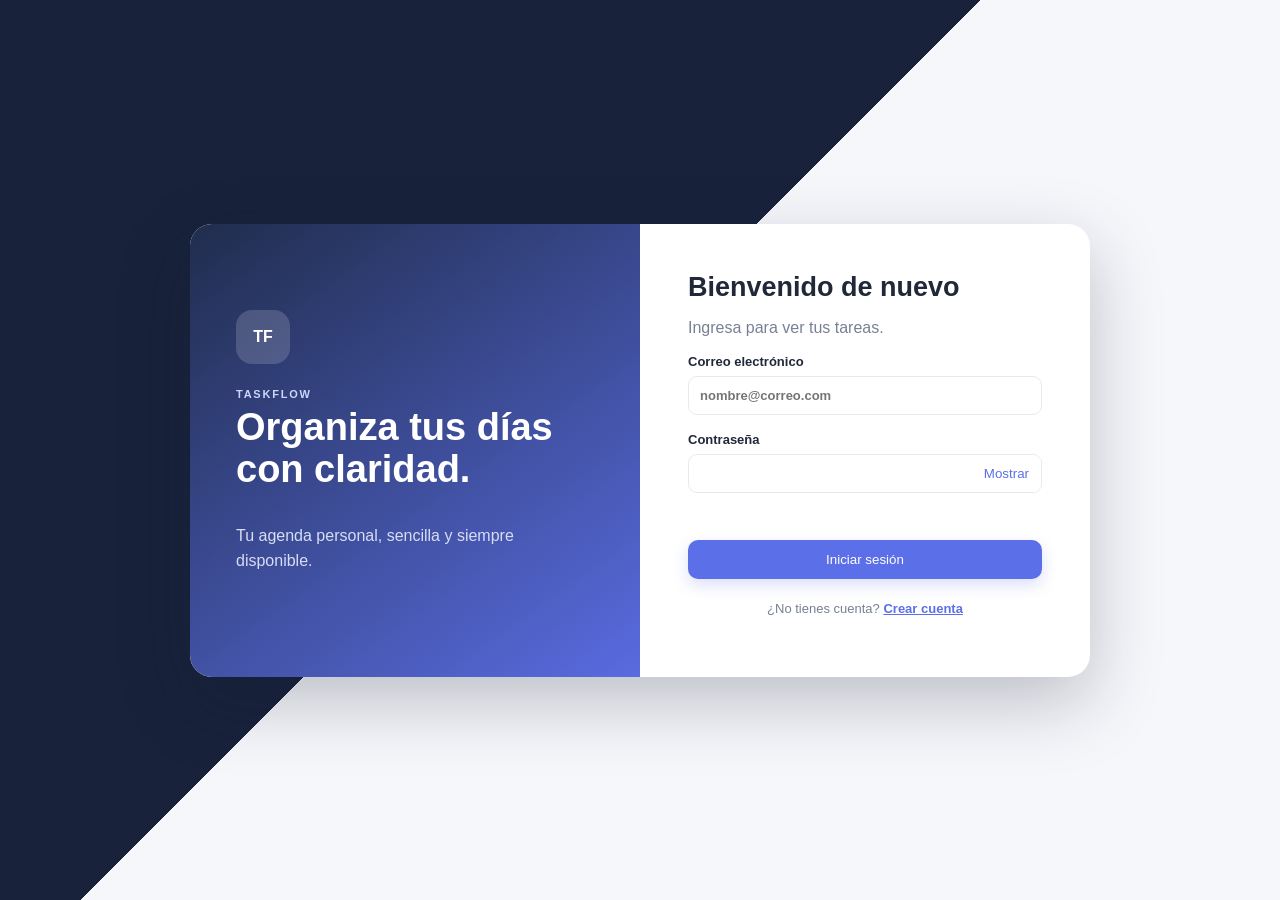
<file: TaskFlow.Api/wwwroot/login.html>
<!doctype html>
<html lang="es">
<head><meta charset="utf-8"><meta name="viewport" content="width=device-width,initial-scale=1"><title>Iniciar sesión · TaskFlow</title><link rel="stylesheet" href="css/site.css"><link rel="stylesheet" href="css/auth.css"></head>
<body class="auth-page" data-mode="login">
  <main class="auth-shell">
    <section class="auth-brand"><div class="brand-mark">TF</div><p class="eyebrow">TASKFLOW</p><h1>Organiza tus días con claridad.</h1><p>Tu agenda personal, sencilla y siempre disponible.</p></section>
    <section class="auth-card"><h2>Bienvenido de nuevo</h2><p class="auth-intro">Ingresa para ver tus tareas.</p>
      <form id="auth-form">
        <label>Correo electrónico<input id="email" type="email" autocomplete="email" required placeholder="nombre@correo.com"></label>
        <label>Contraseña<div class="password-field"><input id="password" type="password" autocomplete="current-password" required><button type="button" id="toggle-password">Mostrar</button></div></label>
        <p id="auth-error" class="form-error" role="alert"></p><button class="primary auth-submit" type="submit">Iniciar sesión</button>
      </form><p class="auth-switch">¿No tienes cuenta? <a href="/register.html">Crear cuenta</a></p>
    </section>
  </main><script src="js/auth.js"></script>
</body>
</html>
</file>
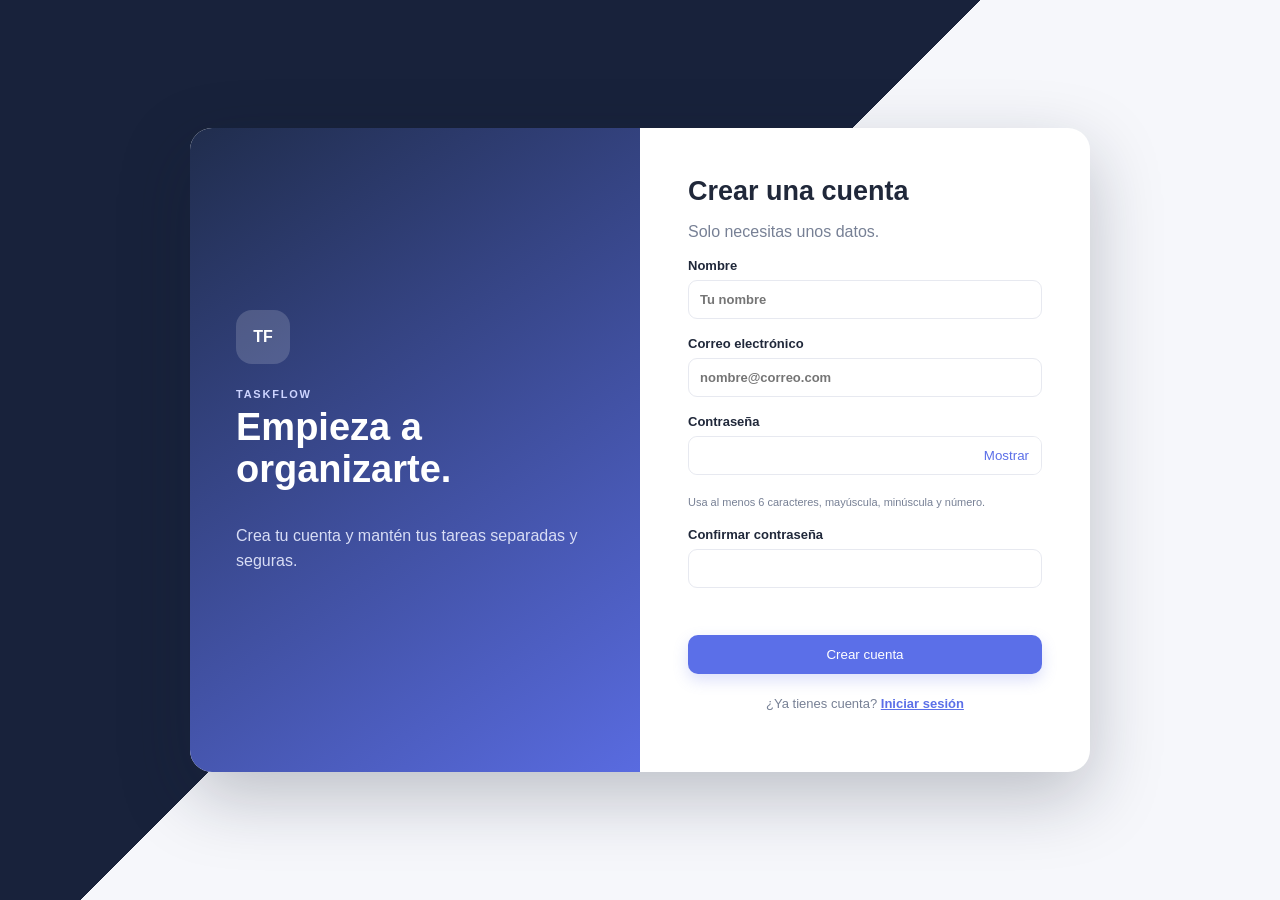
<file: TaskFlow.Api/wwwroot/register.html>
<!doctype html>
<html lang="es">
<head><meta charset="utf-8"><meta name="viewport" content="width=device-width,initial-scale=1"><title>Crear cuenta · TaskFlow</title><link rel="stylesheet" href="css/site.css"><link rel="stylesheet" href="css/auth.css"></head>
<body class="auth-page" data-mode="register">
  <main class="auth-shell">
    <section class="auth-brand"><div class="brand-mark">TF</div><p class="eyebrow">TASKFLOW</p><h1>Empieza a organizarte.</h1><p>Crea tu cuenta y mantén tus tareas separadas y seguras.</p></section>
    <section class="auth-card"><h2>Crear una cuenta</h2><p class="auth-intro">Solo necesitas unos datos.</p>
      <form id="auth-form">
        <label>Nombre<input id="display-name" maxlength="80" required autocomplete="name" placeholder="Tu nombre"></label>
        <label>Correo electrónico<input id="email" type="email" autocomplete="email" required placeholder="nombre@correo.com"></label>
        <label>Contraseña<div class="password-field"><input id="password" type="password" minlength="6" autocomplete="new-password" required><button type="button" id="toggle-password">Mostrar</button></div></label>
        <small>Usa al menos 6 caracteres, mayúscula, minúscula y número.</small>
        <label>Confirmar contraseña<input id="confirm-password" type="password" minlength="6" autocomplete="new-password" required></label>
        <p id="auth-error" class="form-error" role="alert"></p><button class="primary auth-submit" type="submit">Crear cuenta</button>
      </form><p class="auth-switch">¿Ya tienes cuenta? <a href="/login.html">Iniciar sesión</a></p>
    </section>
  </main><script src="js/auth.js"></script>
</body>
</html>
</file>
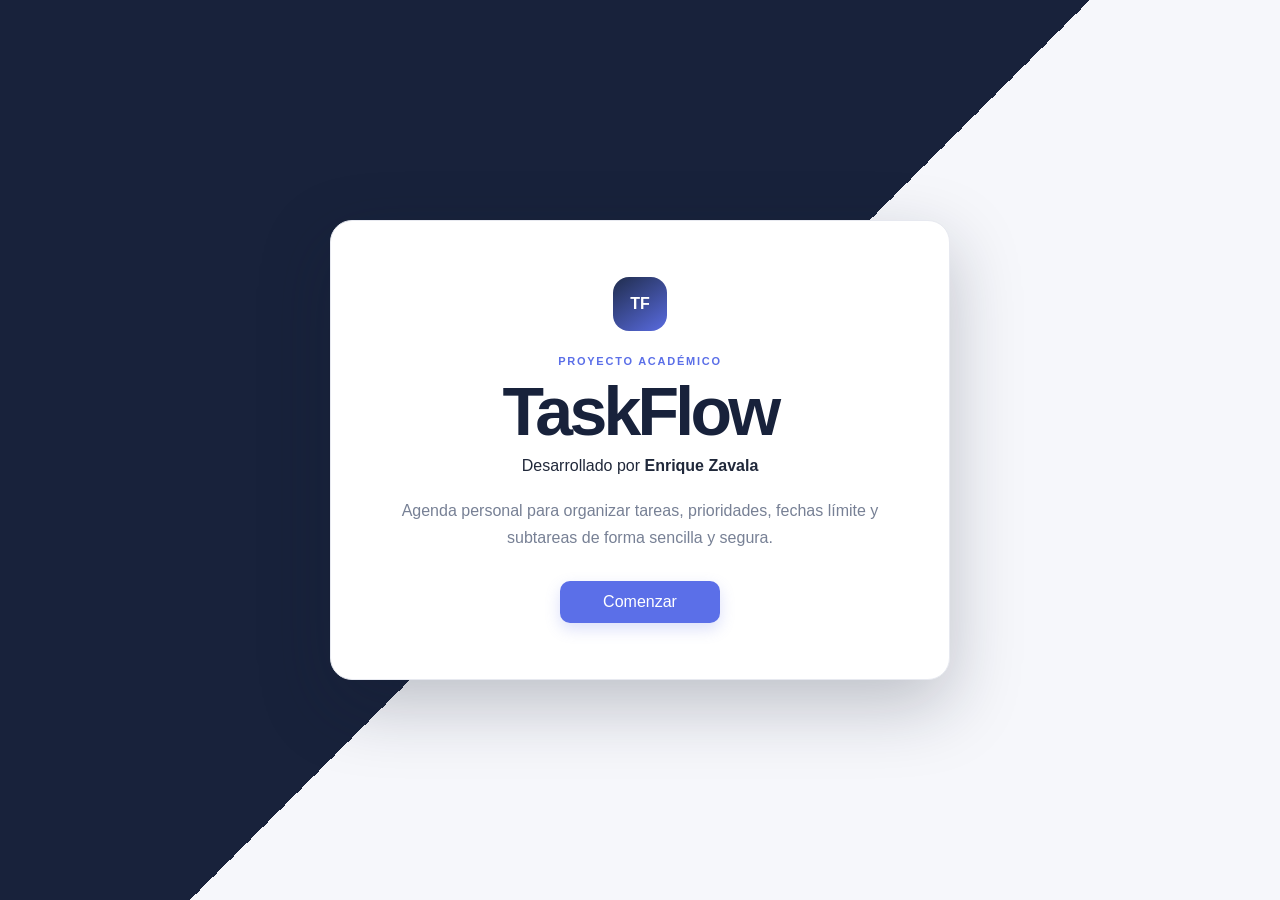
<file: TaskFlow.Api/wwwroot/welcome.html>
<!doctype html>
<html lang="es">
<head>
  <meta charset="utf-8">
  <meta name="viewport" content="width=device-width,initial-scale=1">
  <meta name="description" content="Presentación académica de TaskFlow, agenda personal desarrollada por Enrique Zavala.">
  <title>TaskFlow · Proyecto académico</title>
  <link rel="stylesheet" href="css/site.css">
  <link rel="stylesheet" href="css/auth.css">
  <link rel="stylesheet" href="css/welcome.css">
</head>
<body class="welcome-page">
  <main class="welcome-shell">
    <div class="brand-mark" aria-hidden="true">TF</div>
    <p class="eyebrow">PROYECTO ACADÉMICO</p>
    <h1>TaskFlow</h1>
    <p class="welcome-author">Desarrollado por <strong>Enrique Zavala</strong></p>
    <p class="welcome-description">Agenda personal para organizar tareas, prioridades, fechas límite y subtareas de forma sencilla y segura.</p>
    <a class="primary welcome-action" href="/login.html">Comenzar</a>
  </main>
</body>
</html>
</file>
<file: TaskFlow.Api/wwwroot/css/site.css>
:root{--navy:#18223b;--blue:#5b6fe8;--ink:#20283a;--muted:#778095;--line:#e7e9f0;--surface:#fff;--bg:#f6f7fb;--red:#e85f66;--green:#35a77d;--amber:#e6a33b;--shadow:0 12px 35px rgba(32,40,58,.08)}*{box-sizing:border-box}body{margin:0;background:var(--bg);color:var(--ink);font-family:Inter,ui-sans-serif,-apple-system,BlinkMacSystemFont,"Segoe UI",sans-serif;display:grid;grid-template-columns:230px 1fr;min-height:100vh}.sidebar{background:var(--navy);color:#fff;padding:30px 20px;display:flex;flex-direction:column;position:sticky;top:0;height:100vh}.brand{display:flex;align-items:center;gap:12px;color:#fff;text-decoration:none;font-weight:750;font-size:20px;padding:0 10px 35px}.brand span{display:grid;place-items:center;width:36px;height:36px;border-radius:11px;background:linear-gradient(135deg,#7385f5,#9c70e7);font-size:13px}.sidebar nav{display:grid;gap:7px}.nav-item{border:0;color:#c5cbe0;background:transparent;padding:13px 14px;border-radius:10px;text-align:left;font:inherit;cursor:pointer;display:flex;justify-content:space-between}.nav-item span{font-size:12px;background:#2a3552;padding:2px 8px;border-radius:20px}.nav-item:hover,.nav-item.active{background:#2a3552;color:#fff}.sidebar-note{margin-top:auto;color:#8994b2;font-size:13px;line-height:1.6;padding:10px}main{padding:34px clamp(22px,4vw,58px);max-width:1500px;width:100%}.topbar,.dialog-heading,.toolbar,.section-heading{display:flex;align-items:center;justify-content:space-between;gap:20px}.eyebrow{font-size:11px;letter-spacing:.16em;color:var(--blue);font-weight:800;margin:0 0 7px}.topbar h1{font-size:clamp(25px,3vw,36px);margin:0;letter-spacing:-.035em}.primary,.secondary{border:0;border-radius:10px;padding:12px 18px;font:600 14px inherit;cursor:pointer}.primary{background:var(--blue);color:#fff;box-shadow:0 6px 15px rgba(91,111,232,.22)}.primary:hover{background:#4b5fd8;transform:translateY(-1px)}.secondary{background:#eef0f6;color:var(--ink)}button{transition:.18s ease}.stats{display:grid;grid-template-columns:repeat(4,1fr);gap:16px;margin:30px 0}.stats article{background:var(--surface);border:1px solid var(--line);border-radius:14px;padding:19px;display:flex;align-items:center;gap:14px}.stats strong{font-size:25px}.stats p{color:var(--muted);font-size:13px;margin:2px 0 0}.stat-icon{width:39px;height:39px;border-radius:11px;display:grid;place-items:center;font-weight:800}.blue{background:#eef0ff;color:var(--blue)}.amber{background:#fff6e6;color:var(--amber)}.green{background:#e9f8f2;color:var(--green)}.red{background:#fff0f1;color:var(--red)}.workspace{background:var(--surface);border:1px solid var(--line);border-radius:17px;padding:22px;box-shadow:var(--shadow)}.toolbar{justify-content:flex-start;border-bottom:1px solid var(--line);padding-bottom:18px;flex-wrap:wrap}.search{display:flex;align-items:center;gap:9px;border:1px solid var(--line);border-radius:10px;padding:0 12px;flex:1;min-width:210px}.search input{border:0;outline:0;padding:11px 0;width:100%;font:inherit}.toolbar select,.form-row select,input,textarea{border:1px solid var(--line);border-radius:9px;padding:11px;background:#fff;color:var(--ink);font:inherit}.section-heading{margin:24px 2px 13px}.section-heading h2{font-size:18px;margin:0}.section-heading p{font-size:13px;color:var(--muted);margin:5px 0}.task-list{display:grid;gap:9px}.task-card{display:grid;grid-template-columns:auto 1fr auto;align-items:center;gap:14px;border:1px solid var(--line);padding:15px;border-radius:12px;transition:.18s ease}.task-card:hover{border-color:#ccd2ed;box-shadow:0 6px 18px rgba(32,40,58,.06)}.task-card.done{opacity:.68}.task-card.done h3{text-decoration:line-through}.check{appearance:none;width:21px;height:21px;border:2px solid #bdc4d5;border-radius:50%;cursor:pointer}.check:checked{background:var(--green);border-color:var(--green);box-shadow:inset 0 0 0 4px white}.task-main h3{font-size:15px;margin:0 0 5px}.task-main p{font-size:13px;color:var(--muted);margin:0}.task-meta{display:flex;gap:7px;align-items:center;margin-top:8px;flex-wrap:wrap}.badge{font-size:11px;font-weight:700;border-radius:20px;padding:4px 8px}.priority-High{color:#c7434d;background:#fff0f1}.priority-Medium{color:#a86f14;background:#fff6e6}.priority-Low{color:#3978b9;background:#ecf5ff}.overdue{color:var(--red);font-size:11px;font-weight:700}.actions{display:flex}.icon-button{background:transparent;border:0;font-size:20px;color:var(--muted);cursor:pointer;padding:7px;border-radius:8px}.icon-button:hover{background:#f0f2f7;color:var(--ink)}.delete:hover{color:var(--red)}.empty{text-align:center;padding:58px 20px}.empty>span{display:grid;place-items:center;margin:auto;width:58px;height:58px;border-radius:50%;background:#eef0ff;color:var(--blue);font-size:26px}.empty h2{margin:16px 0 6px}.empty p{color:var(--muted);margin:0 0 20px}dialog{border:0;border-radius:17px;padding:0;box-shadow:0 25px 70px rgba(20,28,48,.25);width:min(520px,calc(100% - 28px))}dialog::backdrop{background:rgba(24,34,59,.55);backdrop-filter:blur(3px)}#task-form{padding:26px}.dialog-heading{margin-bottom:20px}.dialog-heading h2{margin:0}#task-form>label,.form-row label{display:grid;gap:7px;font-size:13px;font-weight:650;margin:14px 0}label span{color:var(--red)}textarea{resize:vertical}.form-row{display:grid;grid-template-columns:1fr 1fr;gap:14px}.dialog-actions{display:flex;justify-content:flex-end;gap:10px;margin-top:22px}.form-error{min-height:20px;color:var(--red);font-size:13px;margin:6px 0}.toast{position:fixed;right:24px;bottom:24px;background:var(--navy);color:#fff;border-radius:10px;padding:13px 18px;box-shadow:var(--shadow);opacity:0;transform:translateY(15px);pointer-events:none;transition:.25s}.toast.show{opacity:1;transform:none}@media(max-width:800px){body{display:block}.sidebar{position:static;height:auto;padding:16px}.brand{padding:0 6px 15px}.sidebar nav{display:flex;overflow:auto}.nav-item{white-space:nowrap;gap:10px}.sidebar-note{display:none}main{padding:22px 14px}.stats{grid-template-columns:1fr 1fr}.topbar{align-items:flex-end}.task-card{grid-template-columns:auto 1fr}.actions{grid-column:2}}@media(max-width:480px){.topbar{align-items:flex-start;flex-direction:column}.stats{gap:8px}.stats article{padding:13px}.stat-icon{display:none}.workspace{padding:14px}.toolbar>*{width:100%}.form-row{grid-template-columns:1fr}}
</file>
<file: TaskFlow.Api/wwwroot/css/auth.css>
.user-area{display:flex;align-items:center;gap:10px}.user-area>span{font-size:13px;color:var(--muted);font-weight:600}.auth-page{display:grid;grid-template-columns:1fr;place-items:center;background:linear-gradient(135deg,#18223b 0 45%,#f6f7fb 45%);padding:24px}.auth-shell{display:grid;grid-template-columns:1fr 1fr;max-width:900px;padding:0;background:#fff;border-radius:22px;overflow:hidden;box-shadow:0 25px 70px rgba(20,28,48,.25)}.auth-brand{background:linear-gradient(145deg,#202d4d,#596be0);color:#fff;padding:60px 46px;display:flex;flex-direction:column;justify-content:center}.auth-brand .eyebrow{color:#cdd4ff;margin-top:24px}.auth-brand h1{font-size:38px;line-height:1.1;margin:0 0 16px}.auth-brand>p:last-child{color:#d8ddf5;line-height:1.6}.brand-mark{width:54px;height:54px;display:grid;place-items:center;border-radius:16px;background:rgba(255,255,255,.16);font-weight:800}.auth-card{padding:48px}.auth-card h2{font-size:27px;margin:0}.auth-intro,.auth-switch{color:var(--muted)}.auth-card form>label{display:grid;gap:7px;font-size:13px;font-weight:650;margin:17px 0}.auth-card input{width:100%}.password-field{display:flex;border:1px solid var(--line);border-radius:9px;overflow:hidden}.password-field input{border:0}.password-field button{border:0;background:#fff;color:var(--blue);padding:0 12px;cursor:pointer}.auth-submit{width:100%;margin-top:4px}.auth-switch{text-align:center;font-size:13px;margin-top:22px}.auth-switch a{color:var(--blue);font-weight:700}.auth-card small{color:var(--muted);font-size:11px}.subtasks{grid-column:2/4;border-top:1px dashed var(--line);padding-top:10px;margin-top:3px}.subtask-list{display:grid;gap:6px}.subtask{display:flex;align-items:center;gap:8px;font-size:12px;color:var(--muted)}.subtask.done span{text-decoration:line-through}.subtask .check{width:16px;height:16px}.subtask button{margin-left:auto;border:0;background:transparent;color:var(--red);cursor:pointer}.subtask-form{display:flex;gap:7px;margin-top:8px}.subtask-form input{flex:1;padding:7px 9px;font-size:12px}.subtask-form button{padding:7px 11px;border:0;border-radius:7px;background:#eef0ff;color:var(--blue);font-weight:700;cursor:pointer}@media(max-width:700px){.auth-page{background:var(--bg);padding:12px}.auth-shell{grid-template-columns:1fr}.auth-brand{display:none}.auth-card{padding:30px 24px}.user-area{flex-wrap:wrap;justify-content:flex-end}.user-area>span{width:100%;text-align:right}.subtasks{grid-column:2}}
</file>
<file: TaskFlow.Api/wwwroot/css/welcome.css>
.welcome-page {
  min-height: 100vh;
  display: grid;
  grid-template-columns: minmax(0, 1fr);
  place-items: center;
  padding: 24px;
  background: linear-gradient(135deg, #18223b 0 50%, #f6f7fb 50%);
  overflow-x: hidden;
}

.welcome-shell {
  width: min(620px, 100%);
  max-width: calc(100vw - 48px);
  padding: 56px;
  text-align: center;
  background: #fff;
  border: 1px solid var(--line);
  border-radius: 22px;
  box-shadow: 0 25px 70px rgba(20, 28, 48, .25);
}

.welcome-shell .brand-mark {
  margin: 0 auto 24px;
  background: linear-gradient(145deg, #202d4d, #596be0);
  color: #fff;
}

.welcome-shell .eyebrow { margin-bottom: 10px; }
.welcome-shell h1 { margin: 0; font-size: clamp(42px, 8vw, 68px); line-height: 1; letter-spacing: -.055em; color: var(--navy); overflow-wrap: anywhere; }
.welcome-author { margin: 12px 0 0; color: var(--ink); }
.welcome-description { max-width: 480px; margin: 22px auto 30px; color: var(--muted); line-height: 1.7; }
.welcome-action { display: inline-block; min-width: 160px; text-decoration: none; }
.welcome-action:hover { color: #fff; }

@media (max-width: 600px) {
  .welcome-page { padding: 14px; background: var(--bg); }
  .welcome-shell { max-width: calc(100vw - 28px); padding: 42px 24px; }
  .welcome-shell h1 { font-size: clamp(38px, 16vw, 54px); }
}
</file>
